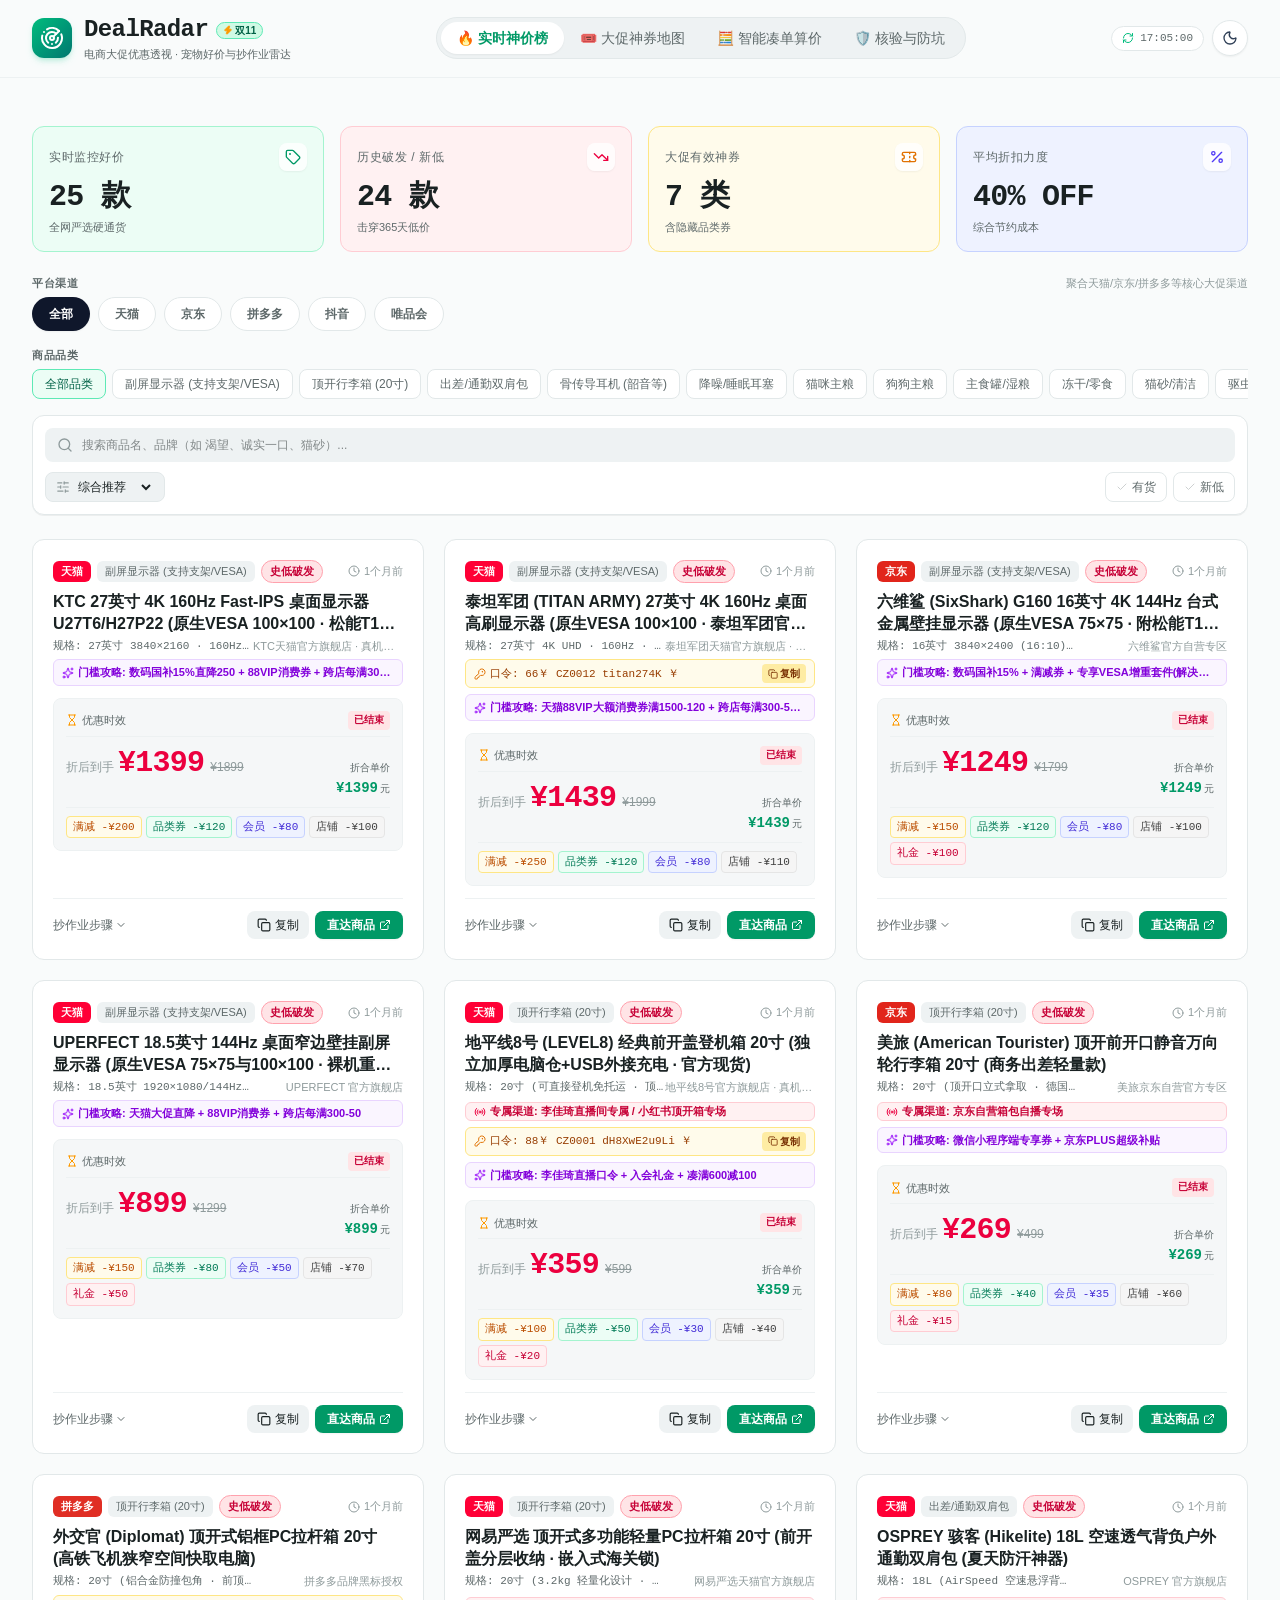
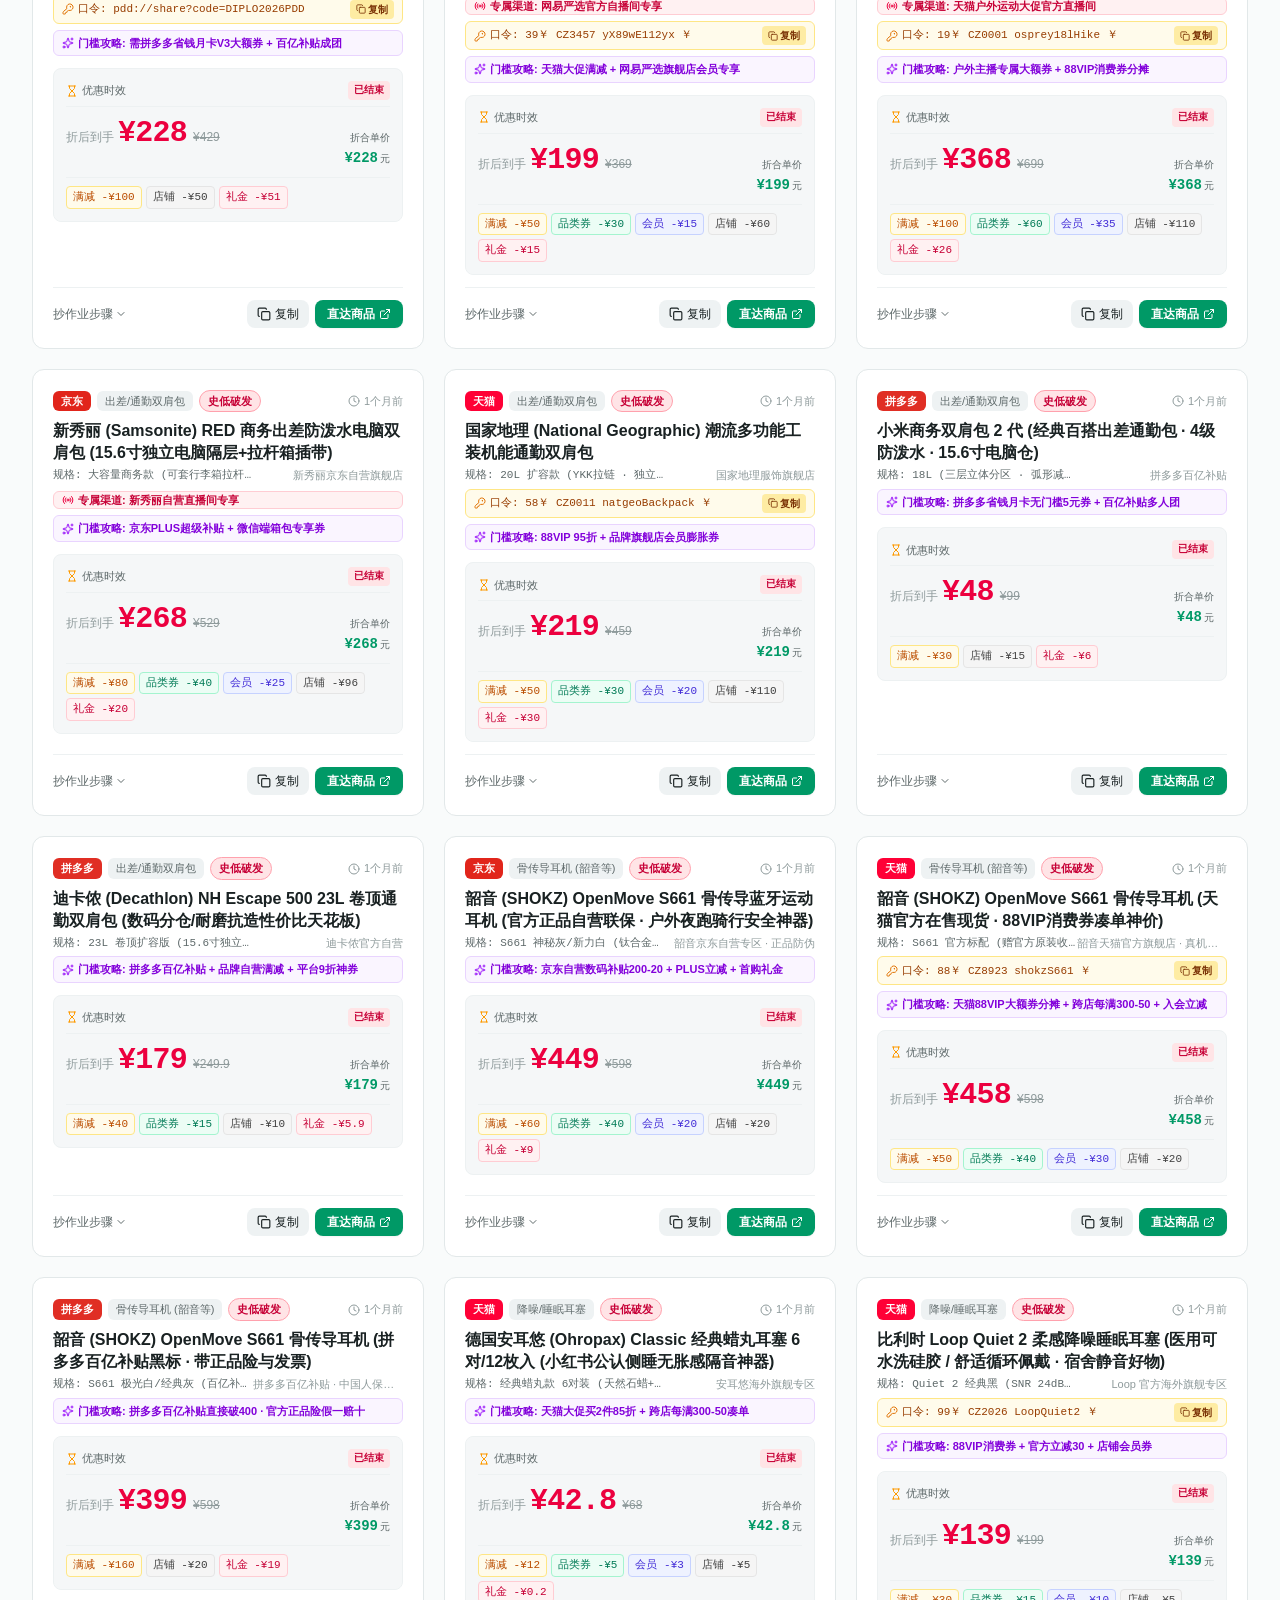
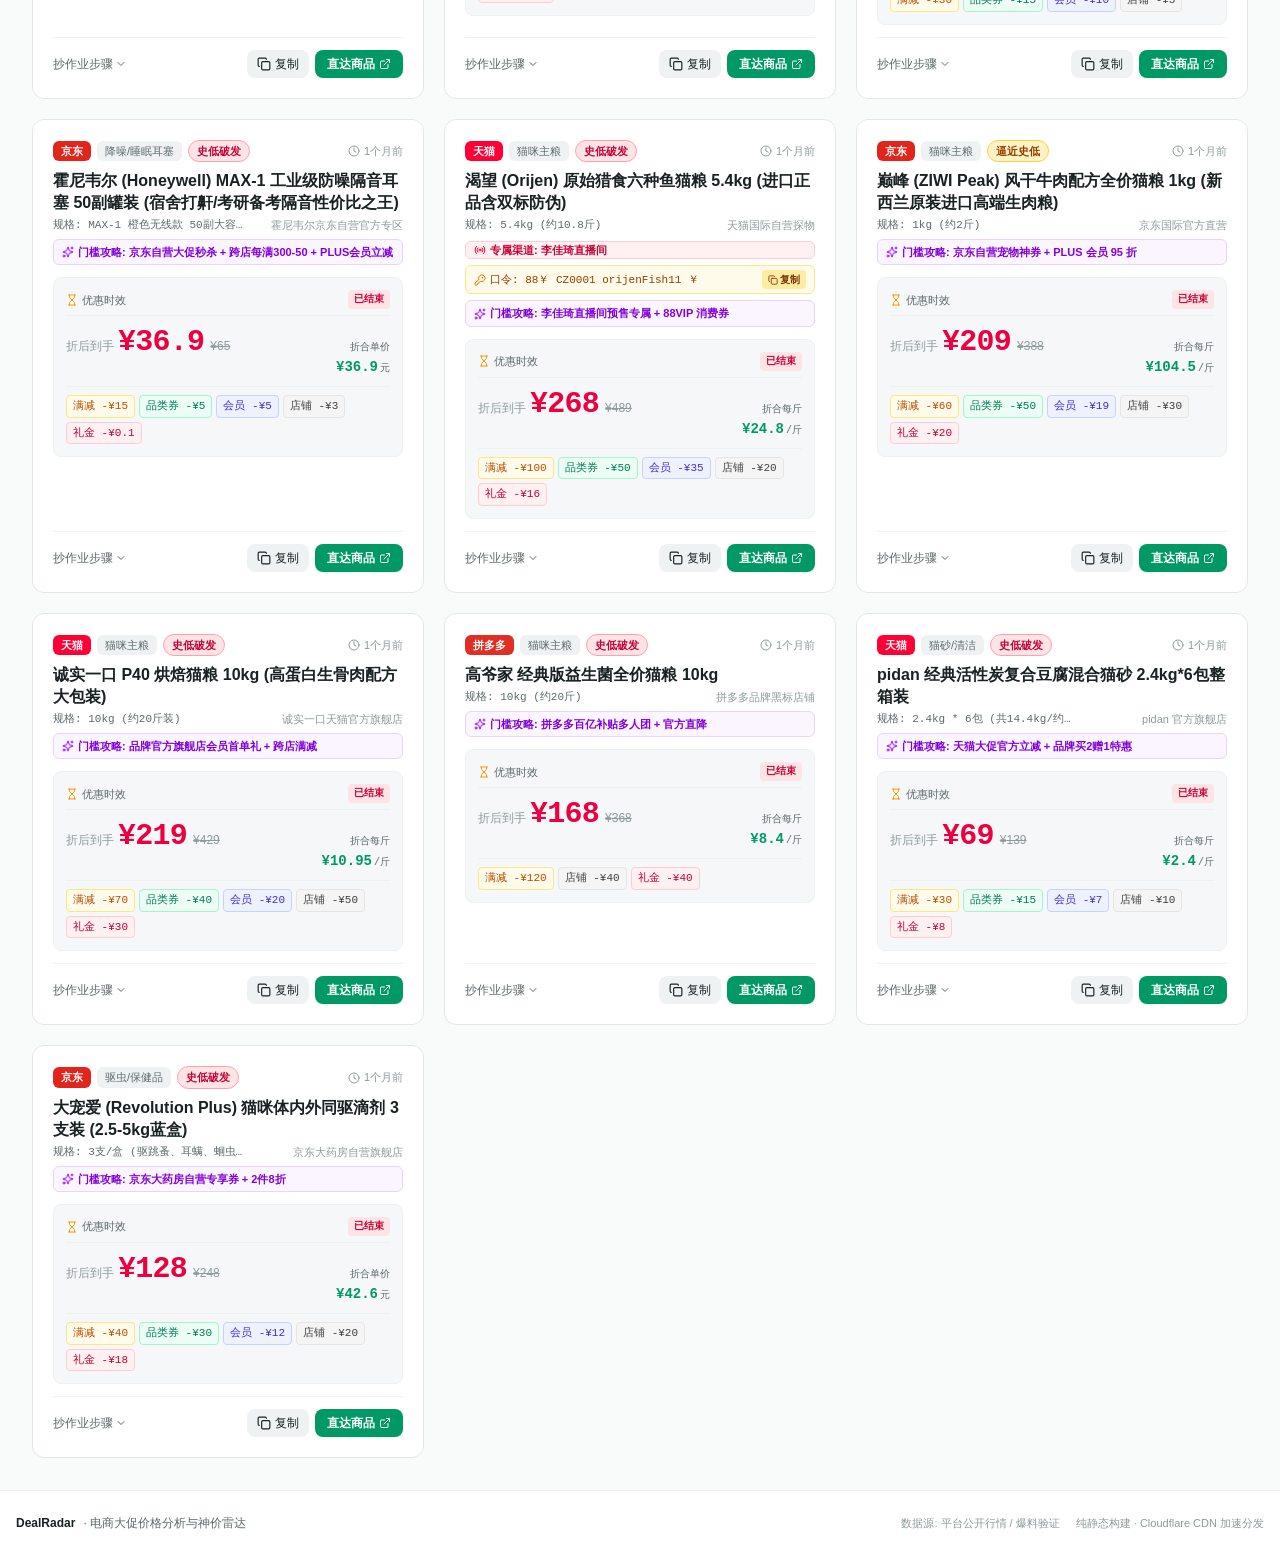
<file: pages/deal-radar/index.html>
<!DOCTYPE html>
<html lang="zh-CN">
  <head>
    <meta charset="UTF-8" />
    <meta name="viewport" content="width=device-width, initial-scale=1.0, maximum-scale=1.0, user-scalable=no, viewport-fit=cover" />
    <meta name="apple-mobile-web-app-capable" content="yes" />
    <meta name="apple-mobile-web-app-status-bar-style" content="default" />
    <meta name="format-detection" content="telephone=no" />
    <meta http-equiv="Cache-Control" content="no-cache, no-store, must-revalidate" />
    <meta http-equiv="Pragma" content="no-cache" />
    <meta http-equiv="Expires" content="0" />
    <title>DealRadar | 电商大促价格分析与神价雷达</title>
    <meta name="description" content="双十一电商促销规则叠加透视、大额优惠券与隐藏入口直达、宠物好价实时抄作业雷达。" />
    <link rel="icon" type="image/svg+xml" href="data:image/svg+xml,<svg xmlns='http://www.w3.org/2000/svg' viewBox='0 0 24 24' fill='none' stroke='%23059669' stroke-width='2' stroke-linecap='round' stroke-linejoin='round'><circle cx='12' cy='12' r='10'/><path d='m4.93 4.93 4.24 4.24'/><path d='m14.83 9.17 4.24-4.24'/><path d='m14.83 14.83 4.24 4.24'/><path d='m9.17 14.83-4.24 4.24'/><circle cx='12' cy='12' r='4'/></svg>" />
    <script type="module" crossorigin src="./assets/index-O07xy2eG.js"></script>
    <link rel="stylesheet" crossorigin href="./assets/index-CPe00aYv.css">
  </head>
  <body class="min-h-screen">
    <div id="root"></div>
  </body>
</html>
</file>
<file: pages/deal-radar/assets/index-CPe00aYv.css>
/*! tailwindcss v4.3.3 | MIT License | https://tailwindcss.com */
@layer properties{@supports (((-webkit-hyphens:none)) and (not (margin-trim:inline))) or ((-moz-orient:inline) and (not (color:rgb(from red r g b)))){*,:before,:after,::backdrop{--tw-translate-x:0;--tw-translate-y:0;--tw-translate-z:0;--tw-scale-x:1;--tw-scale-y:1;--tw-scale-z:1;--tw-space-y-reverse:0;--tw-border-style:solid;--tw-gradient-position:initial;--tw-gradient-from:#0000;--tw-gradient-via:#0000;--tw-gradient-to:#0000;--tw-gradient-stops:initial;--tw-gradient-via-stops:initial;--tw-gradient-from-position:0%;--tw-gradient-via-position:50%;--tw-gradient-to-position:100%;--tw-leading:initial;--tw-font-weight:initial;--tw-tracking:initial;--tw-shadow:0 0 #0000;--tw-shadow-color:initial;--tw-shadow-alpha:100%;--tw-inset-shadow:0 0 #0000;--tw-inset-shadow-color:initial;--tw-inset-shadow-alpha:100%;--tw-ring-color:initial;--tw-ring-shadow:0 0 #0000;--tw-inset-ring-color:initial;--tw-inset-ring-shadow:0 0 #0000;--tw-ring-inset:initial;--tw-ring-offset-width:0px;--tw-ring-offset-color:#fff;--tw-ring-offset-shadow:0 0 #0000;--tw-backdrop-blur:initial;--tw-backdrop-brightness:initial;--tw-backdrop-contrast:initial;--tw-backdrop-grayscale:initial;--tw-backdrop-hue-rotate:initial;--tw-backdrop-invert:initial;--tw-backdrop-opacity:initial;--tw-backdrop-saturate:initial;--tw-backdrop-sepia:initial;--tw-duration:initial}}}@layer theme{:root,:host{--font-sans:-apple-system, BlinkMacSystemFont, "Segoe UI", Roboto, "Helvetica Neue", "Noto Sans", Arial, sans-serif, "Apple Color Emoji", "Segoe UI Emoji", "Segoe UI Symbol", "Noto Color Emoji";--font-mono:ui-monospace, SFMono-Regular, Menlo, Monaco, Consolas, "Liberation Mono", "Courier New", monospace;--color-amber-50:oklch(98.7% .022 95.277);--color-amber-100:oklch(96.2% .059 95.617);--color-amber-200:oklch(92.4% .12 95.746);--color-amber-300:oklch(87.9% .169 91.605);--color-amber-400:oklch(82.8% .189 84.429);--color-amber-500:oklch(76.9% .188 70.08);--color-amber-600:oklch(66.6% .179 58.318);--color-amber-700:oklch(55.5% .163 48.998);--color-amber-800:oklch(47.3% .137 46.201);--color-amber-900:oklch(41.4% .112 45.904);--color-amber-950:oklch(27.9% .077 45.635);--color-emerald-50:oklch(97.9% .021 166.113);--color-emerald-100:oklch(95% .052 163.051);--color-emerald-200:oklch(90.5% .093 164.15);--color-emerald-300:oklch(84.5% .143 164.978);--color-emerald-400:oklch(76.5% .177 163.223);--color-emerald-500:oklch(69.6% .17 162.48);--color-emerald-600:oklch(59.6% .145 163.225);--color-emerald-700:oklch(50.8% .118 165.612);--color-emerald-800:oklch(43.2% .095 166.913);--color-emerald-900:oklch(37.8% .077 168.94);--color-emerald-950:oklch(26.2% .051 172.552);--color-teal-500:oklch(70.4% .14 182.503);--color-teal-700:oklch(51.1% .096 186.391);--color-indigo-50:oklch(96.2% .018 272.314);--color-indigo-100:oklch(93% .034 272.788);--color-indigo-200:oklch(87% .065 274.039);--color-indigo-300:oklch(78.5% .115 274.713);--color-indigo-400:oklch(67.3% .182 276.935);--color-indigo-500:oklch(58.5% .233 277.117);--color-indigo-600:oklch(51.1% .262 276.966);--color-indigo-700:oklch(45.7% .24 277.023);--color-indigo-800:oklch(39.8% .195 277.366);--color-indigo-900:oklch(35.9% .144 278.697);--color-indigo-950:oklch(25.7% .09 281.288);--color-purple-50:oklch(97.7% .014 308.299);--color-purple-200:oklch(90.2% .063 306.703);--color-purple-300:oklch(82.7% .119 306.383);--color-purple-400:oklch(71.4% .203 305.504);--color-purple-600:oklch(55.8% .288 302.321);--color-purple-700:oklch(49.6% .265 301.924);--color-purple-800:oklch(43.8% .218 303.724);--color-purple-950:oklch(29.1% .149 302.717);--color-rose-50:oklch(96.9% .015 12.422);--color-rose-100:oklch(94.1% .03 12.58);--color-rose-200:oklch(89.2% .058 10.001);--color-rose-300:oklch(81% .117 11.638);--color-rose-400:oklch(71.2% .194 13.428);--color-rose-500:oklch(64.5% .246 16.439);--color-rose-600:oklch(58.6% .253 17.585);--color-rose-700:oklch(51.4% .222 16.935);--color-rose-800:oklch(45.5% .188 13.697);--color-rose-900:oklch(41% .159 10.272);--color-rose-950:oklch(27.1% .105 12.094);--color-slate-700:oklch(37.2% .044 257.287);--color-slate-900:oklch(20.8% .042 265.755);--color-neutral-100:oklch(97% 0 none);--color-neutral-200:oklch(92.2% 0 none);--color-neutral-300:oklch(87% 0 none);--color-neutral-400:oklch(70.8% 0 none);--color-neutral-500:oklch(55.6% 0 none);--color-neutral-600:oklch(43.9% 0 none);--color-neutral-700:oklch(37.1% 0 none);--color-neutral-800:oklch(26.9% 0 none);--color-neutral-900:oklch(20.5% 0 none);--color-black:#000;--color-white:#fff;--spacing:.25rem;--text-xs:.75rem;--text-xs--line-height:calc(1 / .75);--text-sm:.875rem;--text-sm--line-height:calc(1.25 / .875);--text-base:1rem;--text-base--line-height:calc(1.5 / 1);--text-lg:1.125rem;--text-lg--line-height:calc(1.75 / 1.125);--text-xl:1.25rem;--text-xl--line-height:calc(1.75 / 1.25);--text-2xl:1.5rem;--text-2xl--line-height:calc(2 / 1.5);--text-3xl:1.875rem;--text-3xl--line-height:calc(2.25 / 1.875);--font-weight-normal:400;--font-weight-medium:500;--font-weight-semibold:600;--font-weight-bold:700;--font-weight-extrabold:800;--font-weight-black:900;--tracking-tight:-.025em;--tracking-wider:.05em;--leading-snug:1.375;--leading-relaxed:1.625;--radius-md:.375rem;--radius-lg:.5rem;--radius-xl:.75rem;--radius-2xl:1rem;--animate-pulse:pulse 2s cubic-bezier(.4, 0, .6, 1) infinite;--animate-bounce:bounce 1s infinite;--blur-sm:8px;--blur-xl:24px;--default-transition-duration:.15s;--default-transition-timing-function:cubic-bezier(.4, 0, .2, 1);--default-font-family:var(--font-sans);--default-mono-font-family:var(--font-mono)}}@layer base{*,:after,:before,::backdrop{box-sizing:border-box;border:0 solid;margin:0;padding:0}::file-selector-button{box-sizing:border-box;border:0 solid;margin:0;padding:0}html,:host{-webkit-text-size-adjust:100%;tab-size:4;line-height:1.5;font-family:var(--default-font-family,-apple-system, BlinkMacSystemFont, "Segoe UI", Roboto, "Helvetica Neue", "Noto Sans", Arial, sans-serif, "Apple Color Emoji", "Segoe UI Emoji", "Segoe UI Symbol", "Noto Color Emoji");font-feature-settings:var(--default-font-feature-settings,normal);font-variation-settings:var(--default-font-variation-settings,normal);-webkit-tap-highlight-color:transparent}hr{height:0;color:inherit;border-top-width:1px}abbr:where([title]){-webkit-text-decoration:underline dotted;text-decoration:underline dotted}h1,h2,h3,h4,h5,h6{font-size:inherit;font-weight:inherit}a{color:inherit;-webkit-text-decoration:inherit;-webkit-text-decoration:inherit;-webkit-text-decoration:inherit;-webkit-text-decoration:inherit;text-decoration:inherit}b,strong{font-weight:bolder}code,kbd,samp,pre{font-family:var(--default-mono-font-family,ui-monospace, SFMono-Regular, Menlo, Monaco, Consolas, "Liberation Mono", "Courier New", monospace);font-feature-settings:var(--default-mono-font-feature-settings,normal);font-variation-settings:var(--default-mono-font-variation-settings,normal);font-size:1em}small{font-size:80%}sub,sup{vertical-align:baseline;font-size:75%;line-height:0;position:relative}sub{bottom:-.25em}sup{top:-.5em}table{text-indent:0;border-color:inherit;border-collapse:collapse}:-moz-focusring:where(:not(iframe)){outline:auto}progress{vertical-align:baseline}summary{display:list-item}ol,ul,menu{list-style:none}img,svg,video,canvas,audio,iframe,embed,object{vertical-align:middle;display:block}img,video{max-width:100%;height:auto}button,input,select,optgroup,textarea{font:inherit;font-feature-settings:inherit;font-variation-settings:inherit;letter-spacing:inherit;color:inherit;opacity:1;background-color:#0000;border-radius:0}::file-selector-button{font:inherit;font-feature-settings:inherit;font-variation-settings:inherit;letter-spacing:inherit;color:inherit;opacity:1;background-color:#0000;border-radius:0}:where(select:is([multiple],[size])) optgroup{font-weight:bolder}:where(select:is([multiple],[size])) optgroup option{padding-inline-start:20px}::file-selector-button{margin-inline-end:4px}::placeholder{opacity:1}@supports (not ((-webkit-appearance:-apple-pay-button))) or (contain-intrinsic-size:1px){::placeholder{color:currentColor}@supports (color:color-mix(in lab, red, red)){::placeholder{color:color-mix(in oklab, currentcolor 50%, transparent)}}}textarea{resize:vertical}::-webkit-search-decoration{-webkit-appearance:none}::-webkit-date-and-time-value{min-height:1lh;text-align:inherit}::-webkit-datetime-edit{display:inline-flex}::-webkit-datetime-edit-fields-wrapper{padding:0}::-webkit-datetime-edit{padding-block:0}::-webkit-datetime-edit-year-field{padding-block:0}::-webkit-datetime-edit-month-field{padding-block:0}::-webkit-datetime-edit-day-field{padding-block:0}::-webkit-datetime-edit-hour-field{padding-block:0}::-webkit-datetime-edit-minute-field{padding-block:0}::-webkit-datetime-edit-second-field{padding-block:0}::-webkit-datetime-edit-millisecond-field{padding-block:0}::-webkit-datetime-edit-meridiem-field{padding-block:0}::-webkit-calendar-picker-indicator{line-height:1}:-moz-ui-invalid{box-shadow:none}button,input:where([type=button],[type=reset],[type=submit]){appearance:button}::file-selector-button{appearance:button}::-webkit-inner-spin-button{height:auto}::-webkit-outer-spin-button{height:auto}[hidden]:where(:not([hidden=until-found])){display:none!important}}@layer components;@layer utilities{.absolute{position:absolute}.fixed{position:fixed}.relative{position:relative}.static{position:static}.sticky{position:sticky}.top-0{top:0}.top-1\/2{top:50%}.top-2{top:calc(var(--spacing) * 2)}.right-0{right:0}.right-2{right:calc(var(--spacing) * 2)}.bottom-0{bottom:0}.left-0{left:0}.left-2{left:calc(var(--spacing) * 2)}.left-3{left:calc(var(--spacing) * 3)}.z-20{z-index:20}.z-40{z-index:40}.z-50{z-index:50}.-mx-3\.5{margin-inline:calc(var(--spacing) * -3.5)}.mx-auto{margin-inline:auto}.my-3{margin-block:calc(var(--spacing) * 3)}.mt-0\.5{margin-top:calc(var(--spacing) * .5)}.mt-1{margin-top:var(--spacing)}.mt-1\.5{margin-top:calc(var(--spacing) * 1.5)}.mt-2{margin-top:calc(var(--spacing) * 2)}.mt-2\.5{margin-top:calc(var(--spacing) * 2.5)}.mt-3{margin-top:calc(var(--spacing) * 3)}.mt-3\.5{margin-top:calc(var(--spacing) * 3.5)}.mt-6{margin-top:calc(var(--spacing) * 6)}.mt-auto{margin-top:auto}.mb-1{margin-bottom:var(--spacing)}.mb-1\.5{margin-bottom:calc(var(--spacing) * 1.5)}.mb-2{margin-bottom:calc(var(--spacing) * 2)}.mb-2\.5{margin-bottom:calc(var(--spacing) * 2.5)}.ml-0\.5{margin-left:calc(var(--spacing) * .5)}.ml-1{margin-left:var(--spacing)}.line-clamp-1{-webkit-line-clamp:1;-webkit-box-orient:vertical;display:-webkit-box;overflow:hidden}.line-clamp-2{-webkit-line-clamp:2;-webkit-box-orient:vertical;display:-webkit-box;overflow:hidden}.block{display:block}.flex{display:flex}.grid{display:grid}.hidden{display:none}.inline-flex{display:inline-flex}.h-0\.5{height:calc(var(--spacing) * .5)}.h-2\.5{height:calc(var(--spacing) * 2.5)}.h-3{height:calc(var(--spacing) * 3)}.h-3\.5{height:calc(var(--spacing) * 3.5)}.h-4{height:calc(var(--spacing) * 4)}.h-4\.5{height:calc(var(--spacing) * 4.5)}.h-5{height:calc(var(--spacing) * 5)}.h-8{height:calc(var(--spacing) * 8)}.h-9{height:calc(var(--spacing) * 9)}.h-14{height:calc(var(--spacing) * 14)}.min-h-screen{min-height:100vh}.w-2\.5{width:calc(var(--spacing) * 2.5)}.w-3{width:calc(var(--spacing) * 3)}.w-3\.5{width:calc(var(--spacing) * 3.5)}.w-4{width:calc(var(--spacing) * 4)}.w-4\.5{width:calc(var(--spacing) * 4.5)}.w-5{width:calc(var(--spacing) * 5)}.w-8{width:calc(var(--spacing) * 8)}.w-9{width:calc(var(--spacing) * 9)}.w-full{width:100%}.max-w-\[130px\]{max-width:130px}.max-w-\[200px\]{max-width:200px}.max-w-\[220px\]{max-width:220px}.max-w-\[1440px\]{max-width:1440px}.min-w-0{min-width:0}.flex-1{flex:1}.shrink-0{flex-shrink:0}.-translate-y-1\/2{--tw-translate-y:calc(calc(1 / 2 * 100%) * -1);translate:var(--tw-translate-x) var(--tw-translate-y)}.scale-100{--tw-scale-x:100%;--tw-scale-y:100%;--tw-scale-z:100%;scale:var(--tw-scale-x) var(--tw-scale-y)}.scale-110{--tw-scale-x:110%;--tw-scale-y:110%;--tw-scale-z:110%;scale:var(--tw-scale-x) var(--tw-scale-y)}.animate-\[spin_6s_linear_infinite\]{animation:6s linear infinite spin}.animate-bounce{animation:var(--animate-bounce)}.animate-pulse{animation:var(--animate-pulse)}.cursor-pointer{cursor:pointer}.scrollbar-none{scrollbar-width:none}.grid-cols-1{grid-template-columns:repeat(1,minmax(0,1fr))}.grid-cols-2{grid-template-columns:repeat(2,minmax(0,1fr))}.grid-cols-4{grid-template-columns:repeat(4,minmax(0,1fr))}.flex-col{flex-direction:column}.flex-wrap{flex-wrap:wrap}.items-baseline{align-items:baseline}.items-center{align-items:center}.items-start{align-items:flex-start}.justify-between{justify-content:space-between}.justify-center{justify-content:center}.gap-0\.5{gap:calc(var(--spacing) * .5)}.gap-1{gap:var(--spacing)}.gap-1\.5{gap:calc(var(--spacing) * 1.5)}.gap-2{gap:calc(var(--spacing) * 2)}.gap-2\.5{gap:calc(var(--spacing) * 2.5)}.gap-3{gap:calc(var(--spacing) * 3)}.gap-3\.5{gap:calc(var(--spacing) * 3.5)}.gap-4{gap:calc(var(--spacing) * 4)}:where(.space-y-1>:not(:last-child)){--tw-space-y-reverse:0;margin-block-start:calc(var(--spacing) * var(--tw-space-y-reverse));margin-block-end:calc(var(--spacing) * calc(1 - var(--tw-space-y-reverse)))}:where(.space-y-1\.5>:not(:last-child)){--tw-space-y-reverse:0;margin-block-start:calc(calc(var(--spacing) * 1.5) * var(--tw-space-y-reverse));margin-block-end:calc(calc(var(--spacing) * 1.5) * calc(1 - var(--tw-space-y-reverse)))}:where(.space-y-2>:not(:last-child)){--tw-space-y-reverse:0;margin-block-start:calc(calc(var(--spacing) * 2) * var(--tw-space-y-reverse));margin-block-end:calc(calc(var(--spacing) * 2) * calc(1 - var(--tw-space-y-reverse)))}:where(.space-y-2\.5>:not(:last-child)){--tw-space-y-reverse:0;margin-block-start:calc(calc(var(--spacing) * 2.5) * var(--tw-space-y-reverse));margin-block-end:calc(calc(var(--spacing) * 2.5) * calc(1 - var(--tw-space-y-reverse)))}:where(.space-y-3>:not(:last-child)){--tw-space-y-reverse:0;margin-block-start:calc(calc(var(--spacing) * 3) * var(--tw-space-y-reverse));margin-block-end:calc(calc(var(--spacing) * 3) * calc(1 - var(--tw-space-y-reverse)))}:where(.space-y-3\.5>:not(:last-child)){--tw-space-y-reverse:0;margin-block-start:calc(calc(var(--spacing) * 3.5) * var(--tw-space-y-reverse));margin-block-end:calc(calc(var(--spacing) * 3.5) * calc(1 - var(--tw-space-y-reverse)))}:where(.space-y-4>:not(:last-child)){--tw-space-y-reverse:0;margin-block-start:calc(calc(var(--spacing) * 4) * var(--tw-space-y-reverse));margin-block-end:calc(calc(var(--spacing) * 4) * calc(1 - var(--tw-space-y-reverse)))}:where(.space-y-6>:not(:last-child)){--tw-space-y-reverse:0;margin-block-start:calc(calc(var(--spacing) * 6) * var(--tw-space-y-reverse));margin-block-end:calc(calc(var(--spacing) * 6) * calc(1 - var(--tw-space-y-reverse)))}.truncate{text-overflow:ellipsis;white-space:nowrap;overflow:hidden}.overflow-hidden{overflow:hidden}.overflow-x-auto{overflow-x:auto}.rounded{border-radius:.25rem}.rounded-2xl{border-radius:var(--radius-2xl)}.rounded-full{border-radius:2147483647px}.rounded-lg{border-radius:var(--radius-lg)}.rounded-md{border-radius:var(--radius-md)}.rounded-xl{border-radius:var(--radius-xl)}.border{border-style:var(--tw-border-style);border-width:1px}.border-t{border-top-style:var(--tw-border-style);border-top-width:1px}.border-b{border-bottom-style:var(--tw-border-style);border-bottom-width:1px}.border-none{--tw-border-style:none;border-style:none}.border-\[var\(--color-border\)\]{border-color:var(--color-border)}.border-\[var\(--color-border-soft\)\]{border-color:var(--color-border-soft)}.border-amber-200{border-color:var(--color-amber-200)}.border-amber-300{border-color:var(--color-amber-300)}.border-emerald-200{border-color:var(--color-emerald-200)}.border-emerald-200\/60{border-color:#a4f4cf99}@supports (color:color-mix(in lab, red, red)){.border-emerald-200\/60{border-color:color-mix(in oklab, var(--color-emerald-200) 60%, transparent)}}.border-emerald-300{border-color:var(--color-emerald-300)}.border-emerald-500\/20{border-color:#00bb7f33}@supports (color:color-mix(in lab, red, red)){.border-emerald-500\/20{border-color:color-mix(in oklab, var(--color-emerald-500) 20%, transparent)}}.border-emerald-500\/50{border-color:#00bb7f80}@supports (color:color-mix(in lab, red, red)){.border-emerald-500\/50{border-color:color-mix(in oklab, var(--color-emerald-500) 50%, transparent)}}.border-emerald-600{border-color:var(--color-emerald-600)}.border-indigo-200{border-color:var(--color-indigo-200)}.border-neutral-200{border-color:var(--color-neutral-200)}.border-purple-200{border-color:var(--color-purple-200)}.border-rose-200{border-color:var(--color-rose-200)}.border-rose-300{border-color:var(--color-rose-300)}.border-rose-600{border-color:var(--color-rose-600)}.border-transparent{border-color:#0000}.bg-\[var\(--color-page\)\],.bg-\[var\(--color-page\)\]\/95{background-color:var(--color-page)}@supports (color:color-mix(in lab, red, red)){.bg-\[var\(--color-page\)\]\/95{background-color:color-mix(in oklab, var(--color-page) 95%, transparent)}}.bg-\[var\(--color-surface\)\],.bg-\[var\(--color-surface\)\]\/95{background-color:var(--color-surface)}@supports (color:color-mix(in lab, red, red)){.bg-\[var\(--color-surface\)\]\/95{background-color:color-mix(in oklab, var(--color-surface) 95%, transparent)}}.bg-\[var\(--color-surface-muted\)\],.bg-\[var\(--color-surface-muted\)\]\/40{background-color:var(--color-surface-muted)}@supports (color:color-mix(in lab, red, red)){.bg-\[var\(--color-surface-muted\)\]\/40{background-color:color-mix(in oklab, var(--color-surface-muted) 40%, transparent)}}.bg-\[var\(--color-surface-muted\)\]\/50{background-color:var(--color-surface-muted)}@supports (color:color-mix(in lab, red, red)){.bg-\[var\(--color-surface-muted\)\]\/50{background-color:color-mix(in oklab, var(--color-surface-muted) 50%, transparent)}}.bg-\[var\(--color-surface-muted\)\]\/60{background-color:var(--color-surface-muted)}@supports (color:color-mix(in lab, red, red)){.bg-\[var\(--color-surface-muted\)\]\/60{background-color:color-mix(in oklab, var(--color-surface-muted) 60%, transparent)}}.bg-amber-50{background-color:var(--color-amber-50)}.bg-amber-100{background-color:var(--color-amber-100)}.bg-amber-200\/70{background-color:#fee685b3}@supports (color:color-mix(in lab, red, red)){.bg-amber-200\/70{background-color:color-mix(in oklab, var(--color-amber-200) 70%, transparent)}}.bg-emerald-50{background-color:var(--color-emerald-50)}.bg-emerald-50\/50{background-color:#ecfdf580}@supports (color:color-mix(in lab, red, red)){.bg-emerald-50\/50{background-color:color-mix(in oklab, var(--color-emerald-50) 50%, transparent)}}.bg-emerald-100{background-color:var(--color-emerald-100)}.bg-emerald-200\/80{background-color:#a4f4cfcc}@supports (color:color-mix(in lab, red, red)){.bg-emerald-200\/80{background-color:color-mix(in oklab, var(--color-emerald-200) 80%, transparent)}}.bg-emerald-500{background-color:var(--color-emerald-500)}.bg-emerald-600{background-color:var(--color-emerald-600)}.bg-indigo-50{background-color:var(--color-indigo-50)}.bg-indigo-50\/60{background-color:#eef2ff99}@supports (color:color-mix(in lab, red, red)){.bg-indigo-50\/60{background-color:color-mix(in oklab, var(--color-indigo-50) 60%, transparent)}}.bg-indigo-100{background-color:var(--color-indigo-100)}.bg-neutral-100{background-color:var(--color-neutral-100)}.bg-neutral-200{background-color:var(--color-neutral-200)}.bg-neutral-900\/95{background-color:#171717f2}@supports (color:color-mix(in lab, red, red)){.bg-neutral-900\/95{background-color:color-mix(in oklab, var(--color-neutral-900) 95%, transparent)}}.bg-purple-50{background-color:var(--color-purple-50)}.bg-rose-50{background-color:var(--color-rose-50)}.bg-rose-100{background-color:var(--color-rose-100)}.bg-rose-600{background-color:var(--color-rose-600)}.bg-slate-900{background-color:var(--color-slate-900)}.bg-transparent{background-color:#0000}.bg-white{background-color:var(--color-white)}.bg-white\/80{background-color:#fffc}@supports (color:color-mix(in lab, red, red)){.bg-white\/80{background-color:color-mix(in oklab, var(--color-white) 80%, transparent)}}.bg-gradient-to-br{--tw-gradient-position:to bottom right in oklab;background-image:linear-gradient(var(--tw-gradient-stops))}.bg-gradient-to-r{--tw-gradient-position:to right in oklab;background-image:linear-gradient(var(--tw-gradient-stops))}.from-emerald-500{--tw-gradient-from:var(--color-emerald-500);--tw-gradient-stops:var(--tw-gradient-via-stops,var(--tw-gradient-position), var(--tw-gradient-from) var(--tw-gradient-from-position), var(--tw-gradient-to) var(--tw-gradient-to-position))}.from-emerald-500\/10{--tw-gradient-from:#00bb7f1a}@supports (color:color-mix(in lab, red, red)){.from-emerald-500\/10{--tw-gradient-from:color-mix(in oklab, var(--color-emerald-500) 10%, transparent)}}.from-emerald-500\/10{--tw-gradient-stops:var(--tw-gradient-via-stops,var(--tw-gradient-position), var(--tw-gradient-from) var(--tw-gradient-from-position), var(--tw-gradient-to) var(--tw-gradient-to-position))}.via-teal-500\/10{--tw-gradient-via:#00baa71a}@supports (color:color-mix(in lab, red, red)){.via-teal-500\/10{--tw-gradient-via:color-mix(in oklab, var(--color-teal-500) 10%, transparent)}}.via-teal-500\/10{--tw-gradient-via-stops:var(--tw-gradient-position), var(--tw-gradient-from) var(--tw-gradient-from-position), var(--tw-gradient-via) var(--tw-gradient-via-position), var(--tw-gradient-to) var(--tw-gradient-to-position);--tw-gradient-stops:var(--tw-gradient-via-stops)}.to-indigo-500\/10{--tw-gradient-to:#625fff1a}@supports (color:color-mix(in lab, red, red)){.to-indigo-500\/10{--tw-gradient-to:color-mix(in oklab, var(--color-indigo-500) 10%, transparent)}}.to-indigo-500\/10{--tw-gradient-stops:var(--tw-gradient-via-stops,var(--tw-gradient-position), var(--tw-gradient-from) var(--tw-gradient-from-position), var(--tw-gradient-to) var(--tw-gradient-to-position))}.to-teal-700{--tw-gradient-to:var(--color-teal-700);--tw-gradient-stops:var(--tw-gradient-via-stops,var(--tw-gradient-position), var(--tw-gradient-from) var(--tw-gradient-from-position), var(--tw-gradient-to) var(--tw-gradient-to-position))}.fill-amber-500{fill:var(--color-amber-500)}.p-1{padding:var(--spacing)}.p-1\.5{padding:calc(var(--spacing) * 1.5)}.p-2{padding:calc(var(--spacing) * 2)}.p-2\.5{padding:calc(var(--spacing) * 2.5)}.p-3{padding:calc(var(--spacing) * 3)}.p-3\.5{padding:calc(var(--spacing) * 3.5)}.p-4{padding:calc(var(--spacing) * 4)}.p-5{padding:calc(var(--spacing) * 5)}.px-1{padding-inline:var(--spacing)}.px-1\.5{padding-inline:calc(var(--spacing) * 1.5)}.px-2{padding-inline:calc(var(--spacing) * 2)}.px-2\.5{padding-inline:calc(var(--spacing) * 2.5)}.px-3{padding-inline:calc(var(--spacing) * 3)}.px-3\.5{padding-inline:calc(var(--spacing) * 3.5)}.px-4{padding-inline:calc(var(--spacing) * 4)}.py-0\.5{padding-block:calc(var(--spacing) * .5)}.py-1{padding-block:var(--spacing)}.py-1\.5{padding-block:calc(var(--spacing) * 1.5)}.py-2{padding-block:calc(var(--spacing) * 2)}.py-2\.5{padding-block:calc(var(--spacing) * 2.5)}.py-3{padding-block:calc(var(--spacing) * 3)}.py-6{padding-block:calc(var(--spacing) * 6)}.py-12{padding-block:calc(var(--spacing) * 12)}.pt-1\.5{padding-top:calc(var(--spacing) * 1.5)}.pt-2\.5{padding-top:calc(var(--spacing) * 2.5)}.pt-3{padding-top:calc(var(--spacing) * 3)}.pr-4{padding-right:calc(var(--spacing) * 4)}.pb-0\.5{padding-bottom:calc(var(--spacing) * .5)}.pb-1{padding-bottom:var(--spacing)}.pb-1\.5{padding-bottom:calc(var(--spacing) * 1.5)}.pb-20{padding-bottom:calc(var(--spacing) * 20)}.pb-24{padding-bottom:calc(var(--spacing) * 24)}.pb-\[env\(safe-area-inset-bottom\)\]{padding-bottom:env(safe-area-inset-bottom)}.pl-9{padding-left:calc(var(--spacing) * 9)}.text-center{text-align:center}.text-right{text-align:right}.font-mono{font-family:var(--font-mono)}.text-2xl{font-size:var(--text-2xl);line-height:var(--tw-leading,var(--text-2xl--line-height))}.text-base{font-size:var(--text-base);line-height:var(--tw-leading,var(--text-base--line-height))}.text-lg{font-size:var(--text-lg);line-height:var(--tw-leading,var(--text-lg--line-height))}.text-sm{font-size:var(--text-sm);line-height:var(--tw-leading,var(--text-sm--line-height))}.text-xl{font-size:var(--text-xl);line-height:var(--tw-leading,var(--text-xl--line-height))}.text-xs{font-size:var(--text-xs);line-height:var(--tw-leading,var(--text-xs--line-height))}.text-\[9px\]{font-size:9px}.text-\[10px\]{font-size:10px}.text-\[11px\]{font-size:11px}.leading-none{--tw-leading:1;line-height:1}.leading-relaxed{--tw-leading:var(--leading-relaxed);line-height:var(--leading-relaxed)}.leading-snug{--tw-leading:var(--leading-snug);line-height:var(--leading-snug)}.font-black{--tw-font-weight:var(--font-weight-black);font-weight:var(--font-weight-black)}.font-bold{--tw-font-weight:var(--font-weight-bold);font-weight:var(--font-weight-bold)}.font-extrabold{--tw-font-weight:var(--font-weight-extrabold);font-weight:var(--font-weight-extrabold)}.font-medium{--tw-font-weight:var(--font-weight-medium);font-weight:var(--font-weight-medium)}.font-normal{--tw-font-weight:var(--font-weight-normal);font-weight:var(--font-weight-normal)}.font-semibold{--tw-font-weight:var(--font-weight-semibold);font-weight:var(--font-weight-semibold)}.tracking-tight{--tw-tracking:var(--tracking-tight);letter-spacing:var(--tracking-tight)}.tracking-wider{--tw-tracking:var(--tracking-wider);letter-spacing:var(--tracking-wider)}.whitespace-nowrap{white-space:nowrap}.text-\[var\(--color-text-muted\)\]{color:var(--color-text-muted)}.text-\[var\(--color-text-primary\)\]{color:var(--color-text-primary)}.text-\[var\(--color-text-soft\)\]{color:var(--color-text-soft)}.text-amber-400{color:var(--color-amber-400)}.text-amber-500{color:var(--color-amber-500)}.text-amber-600{color:var(--color-amber-600)}.text-amber-700{color:var(--color-amber-700)}.text-amber-800{color:var(--color-amber-800)}.text-amber-900{color:var(--color-amber-900)}.text-emerald-500{color:var(--color-emerald-500)}.text-emerald-600{color:var(--color-emerald-600)}.text-emerald-700{color:var(--color-emerald-700)}.text-emerald-800{color:var(--color-emerald-800)}.text-indigo-600{color:var(--color-indigo-600)}.text-indigo-700{color:var(--color-indigo-700)}.text-neutral-400{color:var(--color-neutral-400)}.text-neutral-500{color:var(--color-neutral-500)}.text-neutral-600{color:var(--color-neutral-600)}.text-neutral-700{color:var(--color-neutral-700)}.text-purple-600{color:var(--color-purple-600)}.text-purple-700{color:var(--color-purple-700)}.text-rose-500{color:var(--color-rose-500)}.text-rose-600{color:var(--color-rose-600)}.text-rose-700{color:var(--color-rose-700)}.text-slate-700{color:var(--color-slate-700)}.text-white{color:var(--color-white)}.uppercase{text-transform:uppercase}.line-through{text-decoration-line:line-through}.opacity-30{opacity:.3}.opacity-60{opacity:.6}.opacity-100{opacity:1}.shadow-2xs{--tw-shadow:0 1px var(--tw-shadow-color,#0000000d);box-shadow:var(--tw-inset-shadow), var(--tw-inset-ring-shadow), var(--tw-ring-offset-shadow), var(--tw-ring-shadow), var(--tw-shadow)}.shadow-\[0_-4px_20px_rgba\(0\,0\,0\,0\.06\)\]{--tw-shadow:0 -4px 20px var(--tw-shadow-color,#0000000f);box-shadow:var(--tw-inset-shadow), var(--tw-inset-ring-shadow), var(--tw-ring-offset-shadow), var(--tw-ring-shadow), var(--tw-shadow)}.shadow-lg{--tw-shadow:0 10px 15px -3px var(--tw-shadow-color,#0000001a), 0 4px 6px -4px var(--tw-shadow-color,#0000001a);box-shadow:var(--tw-inset-shadow), var(--tw-inset-ring-shadow), var(--tw-ring-offset-shadow), var(--tw-ring-shadow), var(--tw-shadow)}.shadow-md{--tw-shadow:0 4px 6px -1px var(--tw-shadow-color,#0000001a), 0 2px 4px -2px var(--tw-shadow-color,#0000001a);box-shadow:var(--tw-inset-shadow), var(--tw-inset-ring-shadow), var(--tw-ring-offset-shadow), var(--tw-ring-shadow), var(--tw-shadow)}.shadow-xs{--tw-shadow:0 1px 2px 0 var(--tw-shadow-color,#0000000d);box-shadow:var(--tw-inset-shadow), var(--tw-inset-ring-shadow), var(--tw-ring-offset-shadow), var(--tw-ring-shadow), var(--tw-shadow)}.shadow-emerald-500\/20{--tw-shadow-color:#00bb7f33}@supports (color:color-mix(in lab, red, red)){.shadow-emerald-500\/20{--tw-shadow-color:color-mix(in oklab, color-mix(in oklab, var(--color-emerald-500) 20%, transparent) var(--tw-shadow-alpha), transparent)}}.backdrop-blur-sm{--tw-backdrop-blur:blur(var(--blur-sm));-webkit-backdrop-filter:var(--tw-backdrop-blur,) var(--tw-backdrop-brightness,) var(--tw-backdrop-contrast,) var(--tw-backdrop-grayscale,) var(--tw-backdrop-hue-rotate,) var(--tw-backdrop-invert,) var(--tw-backdrop-opacity,) var(--tw-backdrop-saturate,) var(--tw-backdrop-sepia,);backdrop-filter:var(--tw-backdrop-blur,) var(--tw-backdrop-brightness,) var(--tw-backdrop-contrast,) var(--tw-backdrop-grayscale,) var(--tw-backdrop-hue-rotate,) var(--tw-backdrop-invert,) var(--tw-backdrop-opacity,) var(--tw-backdrop-saturate,) var(--tw-backdrop-sepia,)}.backdrop-blur-xl{--tw-backdrop-blur:blur(var(--blur-xl));-webkit-backdrop-filter:var(--tw-backdrop-blur,) var(--tw-backdrop-brightness,) var(--tw-backdrop-contrast,) var(--tw-backdrop-grayscale,) var(--tw-backdrop-hue-rotate,) var(--tw-backdrop-invert,) var(--tw-backdrop-opacity,) var(--tw-backdrop-saturate,) var(--tw-backdrop-sepia,);backdrop-filter:var(--tw-backdrop-blur,) var(--tw-backdrop-brightness,) var(--tw-backdrop-contrast,) var(--tw-backdrop-grayscale,) var(--tw-backdrop-hue-rotate,) var(--tw-backdrop-invert,) var(--tw-backdrop-opacity,) var(--tw-backdrop-saturate,) var(--tw-backdrop-sepia,)}.transition{transition-property:color,background-color,border-color,outline-color,text-decoration-color,fill,stroke,--tw-gradient-from,--tw-gradient-via,--tw-gradient-to,opacity,box-shadow,transform,translate,scale,rotate,filter,-webkit-backdrop-filter,backdrop-filter,display,content-visibility,overlay,pointer-events;transition-timing-function:var(--tw-ease,var(--default-transition-timing-function));transition-duration:var(--tw-duration,var(--default-transition-duration))}.transition-all{transition-property:all;transition-timing-function:var(--tw-ease,var(--default-transition-timing-function));transition-duration:var(--tw-duration,var(--default-transition-duration))}.transition-colors{transition-property:color,background-color,border-color,outline-color,text-decoration-color,fill,stroke,--tw-gradient-from,--tw-gradient-via,--tw-gradient-to;transition-timing-function:var(--tw-ease,var(--default-transition-timing-function));transition-duration:var(--tw-duration,var(--default-transition-duration))}.transition-transform{transition-property:transform,translate,scale,rotate;transition-timing-function:var(--tw-ease,var(--default-transition-timing-function));transition-duration:var(--tw-duration,var(--default-transition-duration))}.duration-200{--tw-duration:.2s;transition-duration:.2s}.outline-none{--tw-outline-style:none;outline-style:none}@media (hover:hover){.group-hover\:text-emerald-600:is(:where(.group):hover *){color:var(--color-emerald-600)}.hover\:-translate-y-0\.5:hover{--tw-translate-y:calc(var(--spacing) * -.5);translate:var(--tw-translate-x) var(--tw-translate-y)}.hover\:border-emerald-500\/40:hover{border-color:#00bb7f66}@supports (color:color-mix(in lab, red, red)){.hover\:border-emerald-500\/40:hover{border-color:color-mix(in oklab, var(--color-emerald-500) 40%, transparent)}}.hover\:bg-\[var\(--color-border\)\]:hover{background-color:var(--color-border)}.hover\:bg-\[var\(--color-surface-hover\)\]:hover{background-color:var(--color-surface-hover)}.hover\:bg-amber-300:hover{background-color:var(--color-amber-300)}.hover\:bg-emerald-700:hover{background-color:var(--color-emerald-700)}.hover\:text-\[var\(--color-text-primary\)\]:hover{color:var(--color-text-primary)}.hover\:text-emerald-600:hover{color:var(--color-emerald-600)}.hover\:text-white:hover{color:var(--color-white)}.hover\:shadow-md:hover{--tw-shadow:0 4px 6px -1px var(--tw-shadow-color,#0000001a), 0 2px 4px -2px var(--tw-shadow-color,#0000001a);box-shadow:var(--tw-inset-shadow), var(--tw-inset-ring-shadow), var(--tw-ring-offset-shadow), var(--tw-ring-shadow), var(--tw-shadow)}}.focus\:border-emerald-500:focus{border-color:var(--color-emerald-500)}.focus\:border-indigo-500:focus{border-color:var(--color-indigo-500)}.focus\:bg-\[var\(--color-surface\)\]:focus{background-color:var(--color-surface)}.active\:scale-95:active{--tw-scale-x:95%;--tw-scale-y:95%;--tw-scale-z:95%;scale:var(--tw-scale-x) var(--tw-scale-y)}@media (width>=40rem){.sm\:mx-0{margin-inline:0}.sm\:my-6{margin-block:calc(var(--spacing) * 6)}.sm\:mt-3{margin-top:calc(var(--spacing) * 3)}.sm\:flex{display:flex}.sm\:inline{display:inline}.sm\:h-5{height:calc(var(--spacing) * 5)}.sm\:h-6{height:calc(var(--spacing) * 6)}.sm\:h-9{height:calc(var(--spacing) * 9)}.sm\:h-10{height:calc(var(--spacing) * 10)}.sm\:w-5{width:calc(var(--spacing) * 5)}.sm\:w-6{width:calc(var(--spacing) * 6)}.sm\:w-9{width:calc(var(--spacing) * 9)}.sm\:w-10{width:calc(var(--spacing) * 10)}.sm\:max-w-\[150px\]{max-width:150px}.sm\:grid-cols-2{grid-template-columns:repeat(2,minmax(0,1fr))}.sm\:flex-row{flex-direction:row}.sm\:gap-1\.5{gap:calc(var(--spacing) * 1.5)}.sm\:gap-2{gap:calc(var(--spacing) * 2)}.sm\:gap-3{gap:calc(var(--spacing) * 3)}.sm\:gap-4{gap:calc(var(--spacing) * 4)}.sm\:gap-5{gap:calc(var(--spacing) * 5)}.sm\:gap-6{gap:calc(var(--spacing) * 6)}:where(.sm\:space-y-2>:not(:last-child)){--tw-space-y-reverse:0;margin-block-start:calc(calc(var(--spacing) * 2) * var(--tw-space-y-reverse));margin-block-end:calc(calc(var(--spacing) * 2) * calc(1 - var(--tw-space-y-reverse)))}:where(.sm\:space-y-4>:not(:last-child)){--tw-space-y-reverse:0;margin-block-start:calc(calc(var(--spacing) * 4) * var(--tw-space-y-reverse));margin-block-end:calc(calc(var(--spacing) * 4) * calc(1 - var(--tw-space-y-reverse)))}:where(.sm\:space-y-5>:not(:last-child)){--tw-space-y-reverse:0;margin-block-start:calc(calc(var(--spacing) * 5) * var(--tw-space-y-reverse));margin-block-end:calc(calc(var(--spacing) * 5) * calc(1 - var(--tw-space-y-reverse)))}:where(.sm\:space-y-6>:not(:last-child)){--tw-space-y-reverse:0;margin-block-start:calc(calc(var(--spacing) * 6) * var(--tw-space-y-reverse));margin-block-end:calc(calc(var(--spacing) * 6) * calc(1 - var(--tw-space-y-reverse)))}.sm\:p-2{padding:calc(var(--spacing) * 2)}.sm\:p-2\.5{padding:calc(var(--spacing) * 2.5)}.sm\:p-3{padding:calc(var(--spacing) * 3)}.sm\:p-4{padding:calc(var(--spacing) * 4)}.sm\:p-5{padding:calc(var(--spacing) * 5)}.sm\:px-0{padding-inline:0}.sm\:px-1\.5{padding-inline:calc(var(--spacing) * 1.5)}.sm\:px-2{padding-inline:calc(var(--spacing) * 2)}.sm\:px-4{padding-inline:calc(var(--spacing) * 4)}.sm\:px-8{padding-inline:calc(var(--spacing) * 8)}.sm\:py-0\.5{padding-block:calc(var(--spacing) * .5)}.sm\:py-2{padding-block:calc(var(--spacing) * 2)}.sm\:py-3\.5{padding-block:calc(var(--spacing) * 3.5)}.sm\:py-6{padding-block:calc(var(--spacing) * 6)}.sm\:py-16{padding-block:calc(var(--spacing) * 16)}.sm\:pt-2{padding-top:calc(var(--spacing) * 2)}.sm\:pt-3{padding-top:calc(var(--spacing) * 3)}.sm\:text-2xl{font-size:var(--text-2xl);line-height:var(--tw-leading,var(--text-2xl--line-height))}.sm\:text-3xl{font-size:var(--text-3xl);line-height:var(--tw-leading,var(--text-3xl--line-height))}.sm\:text-base{font-size:var(--text-base);line-height:var(--tw-leading,var(--text-base--line-height))}.sm\:text-lg{font-size:var(--text-lg);line-height:var(--tw-leading,var(--text-lg--line-height))}.sm\:text-sm{font-size:var(--text-sm);line-height:var(--tw-leading,var(--text-sm--line-height))}.sm\:text-xl{font-size:var(--text-xl);line-height:var(--tw-leading,var(--text-xl--line-height))}.sm\:text-xs{font-size:var(--text-xs);line-height:var(--tw-leading,var(--text-xs--line-height))}.sm\:text-\[10px\]{font-size:10px}.sm\:text-\[11px\]{font-size:11px}}@media (width>=48rem){.md\:block{display:block}.md\:flex{display:flex}.md\:grid{display:grid}.md\:hidden{display:none}.md\:grid-cols-2{grid-template-columns:repeat(2,minmax(0,1fr))}.md\:grid-cols-3{grid-template-columns:repeat(3,minmax(0,1fr))}.md\:flex-row{flex-direction:row}.md\:items-center{align-items:center}.md\:pb-8{padding-bottom:calc(var(--spacing) * 8)}}@media (width>=64rem){.lg\:col-span-5{grid-column:span 5/span 5}.lg\:col-span-7{grid-column:span 7/span 7}.lg\:grid-cols-3{grid-template-columns:repeat(3,minmax(0,1fr))}.lg\:grid-cols-12{grid-template-columns:repeat(12,minmax(0,1fr))}}@media (prefers-color-scheme:dark){.dark\:border-amber-800{border-color:var(--color-amber-800)}.dark\:border-amber-800\/40{border-color:#953d0066}@supports (color:color-mix(in lab, red, red)){.dark\:border-amber-800\/40{border-color:color-mix(in oklab, var(--color-amber-800) 40%, transparent)}}.dark\:border-amber-800\/50{border-color:#953d0080}@supports (color:color-mix(in lab, red, red)){.dark\:border-amber-800\/50{border-color:color-mix(in oklab, var(--color-amber-800) 50%, transparent)}}.dark\:border-amber-900{border-color:var(--color-amber-900)}.dark\:border-emerald-700{border-color:var(--color-emerald-700)}.dark\:border-emerald-800{border-color:var(--color-emerald-800)}.dark\:border-emerald-800\/40{border-color:#005f4666}@supports (color:color-mix(in lab, red, red)){.dark\:border-emerald-800\/40{border-color:color-mix(in oklab, var(--color-emerald-800) 40%, transparent)}}.dark\:border-emerald-900{border-color:var(--color-emerald-900)}.dark\:border-indigo-800\/40{border-color:#372aac66}@supports (color:color-mix(in lab, red, red)){.dark\:border-indigo-800\/40{border-color:color-mix(in oklab, var(--color-indigo-800) 40%, transparent)}}.dark\:border-indigo-900{border-color:var(--color-indigo-900)}.dark\:border-neutral-700{border-color:var(--color-neutral-700)}.dark\:border-purple-800\/50{border-color:#6e11b080}@supports (color:color-mix(in lab, red, red)){.dark\:border-purple-800\/50{border-color:color-mix(in oklab, var(--color-purple-800) 50%, transparent)}}.dark\:border-rose-800{border-color:var(--color-rose-800)}.dark\:border-rose-800\/40{border-color:#a3003766}@supports (color:color-mix(in lab, red, red)){.dark\:border-rose-800\/40{border-color:color-mix(in oklab, var(--color-rose-800) 40%, transparent)}}.dark\:border-rose-800\/50{border-color:#a3003780}@supports (color:color-mix(in lab, red, red)){.dark\:border-rose-800\/50{border-color:color-mix(in oklab, var(--color-rose-800) 50%, transparent)}}.dark\:border-rose-900{border-color:var(--color-rose-900)}.dark\:bg-\[\#1a2325\]{background-color:#1a2325}.dark\:bg-amber-900{background-color:var(--color-amber-900)}.dark\:bg-amber-950{background-color:var(--color-amber-950)}.dark\:bg-amber-950\/30{background-color:#4619014d}@supports (color:color-mix(in lab, red, red)){.dark\:bg-amber-950\/30{background-color:color-mix(in oklab, var(--color-amber-950) 30%, transparent)}}.dark\:bg-amber-950\/40{background-color:#46190166}@supports (color:color-mix(in lab, red, red)){.dark\:bg-amber-950\/40{background-color:color-mix(in oklab, var(--color-amber-950) 40%, transparent)}}.dark\:bg-amber-950\/60{background-color:#46190199}@supports (color:color-mix(in lab, red, red)){.dark\:bg-amber-950\/60{background-color:color-mix(in oklab, var(--color-amber-950) 60%, transparent)}}.dark\:bg-black\/30{background-color:#0000004d}@supports (color:color-mix(in lab, red, red)){.dark\:bg-black\/30{background-color:color-mix(in oklab, var(--color-black) 30%, transparent)}}.dark\:bg-black\/40{background-color:#0006}@supports (color:color-mix(in lab, red, red)){.dark\:bg-black\/40{background-color:color-mix(in oklab, var(--color-black) 40%, transparent)}}.dark\:bg-emerald-600{background-color:var(--color-emerald-600)}.dark\:bg-emerald-900{background-color:var(--color-emerald-900)}.dark\:bg-emerald-950{background-color:var(--color-emerald-950)}.dark\:bg-emerald-950\/20{background-color:#002c2233}@supports (color:color-mix(in lab, red, red)){.dark\:bg-emerald-950\/20{background-color:color-mix(in oklab, var(--color-emerald-950) 20%, transparent)}}.dark\:bg-emerald-950\/30{background-color:#002c224d}@supports (color:color-mix(in lab, red, red)){.dark\:bg-emerald-950\/30{background-color:color-mix(in oklab, var(--color-emerald-950) 30%, transparent)}}.dark\:bg-emerald-950\/40{background-color:#002c2266}@supports (color:color-mix(in lab, red, red)){.dark\:bg-emerald-950\/40{background-color:color-mix(in oklab, var(--color-emerald-950) 40%, transparent)}}.dark\:bg-emerald-950\/60{background-color:#002c2299}@supports (color:color-mix(in lab, red, red)){.dark\:bg-emerald-950\/60{background-color:color-mix(in oklab, var(--color-emerald-950) 60%, transparent)}}.dark\:bg-indigo-950\/30{background-color:#1e1a4d4d}@supports (color:color-mix(in lab, red, red)){.dark\:bg-indigo-950\/30{background-color:color-mix(in oklab, var(--color-indigo-950) 30%, transparent)}}.dark\:bg-indigo-950\/40{background-color:#1e1a4d66}@supports (color:color-mix(in lab, red, red)){.dark\:bg-indigo-950\/40{background-color:color-mix(in oklab, var(--color-indigo-950) 40%, transparent)}}.dark\:bg-indigo-950\/60{background-color:#1e1a4d99}@supports (color:color-mix(in lab, red, red)){.dark\:bg-indigo-950\/60{background-color:color-mix(in oklab, var(--color-indigo-950) 60%, transparent)}}.dark\:bg-neutral-800{background-color:var(--color-neutral-800)}.dark\:bg-purple-950\/40{background-color:#3c036666}@supports (color:color-mix(in lab, red, red)){.dark\:bg-purple-950\/40{background-color:color-mix(in oklab, var(--color-purple-950) 40%, transparent)}}.dark\:bg-rose-950{background-color:var(--color-rose-950)}.dark\:bg-rose-950\/40{background-color:#4d021866}@supports (color:color-mix(in lab, red, red)){.dark\:bg-rose-950\/40{background-color:color-mix(in oklab, var(--color-rose-950) 40%, transparent)}}.dark\:bg-rose-950\/60{background-color:#4d021899}@supports (color:color-mix(in lab, red, red)){.dark\:bg-rose-950\/60{background-color:color-mix(in oklab, var(--color-rose-950) 60%, transparent)}}.dark\:text-amber-100{color:var(--color-amber-100)}.dark\:text-amber-200{color:var(--color-amber-200)}.dark\:text-amber-300{color:var(--color-amber-300)}.dark\:text-amber-400{color:var(--color-amber-400)}.dark\:text-emerald-200{color:var(--color-emerald-200)}.dark\:text-emerald-300{color:var(--color-emerald-300)}.dark\:text-emerald-400{color:var(--color-emerald-400)}.dark\:text-indigo-300{color:var(--color-indigo-300)}.dark\:text-indigo-400{color:var(--color-indigo-400)}.dark\:text-neutral-300{color:var(--color-neutral-300)}.dark\:text-neutral-400{color:var(--color-neutral-400)}.dark\:text-purple-300{color:var(--color-purple-300)}.dark\:text-purple-400{color:var(--color-purple-400)}.dark\:text-rose-300{color:var(--color-rose-300)}.dark\:text-rose-400{color:var(--color-rose-400)}.dark\:text-white{color:var(--color-white)}@media (hover:hover){.dark\:group-hover\:text-emerald-400:is(:where(.group):hover *){color:var(--color-emerald-400)}.dark\:hover\:bg-amber-800:hover{background-color:var(--color-amber-800)}.dark\:hover\:text-emerald-400:hover{color:var(--color-emerald-400)}}}}:root{--color-page:#f9fbfb;--color-page-dark:#0f1415;--color-brand:#059669;--color-brand-hover:#047857;--color-brand-light:#ecfdf5;--color-brand-dark:#064e3b;--color-surface:#fff;--color-surface-hover:#f3f6f6;--color-surface-muted:#eef2f3;--color-text-primary:#192122;--color-text-muted:#5e696a;--color-text-soft:#8e9a9b;--color-border:#e2e8e9;--color-border-soft:#edf1f2}.dark{--color-page:#0d1213;--color-surface:#141c1e;--color-surface-hover:#1c2729;--color-surface-muted:#233134;--color-text-primary:#f0f4f5;--color-text-muted:#a1b0b2;--color-text-soft:#6c7c7e;--color-border:#233134;--color-border-soft:#192325}body{background-color:var(--color-page);color:var(--color-text-primary);-webkit-font-smoothing:antialiased;-webkit-tap-highlight-color:transparent;padding-top:env(safe-area-inset-top);font-family:-apple-system,BlinkMacSystemFont,Segoe UI,Roboto,Helvetica Neue,Arial,sans-serif}.scrollbar-none{-ms-overflow-style:none;scrollbar-width:none}.scrollbar-none::-webkit-scrollbar{display:none}::-webkit-scrollbar{width:6px;height:6px}::-webkit-scrollbar-track{background:0 0}::-webkit-scrollbar-thumb{background:#cfd7d8;border-radius:9999px}.dark ::-webkit-scrollbar-thumb{background:#364649}@property --tw-translate-x{syntax:"*";inherits:false;initial-value:0}@property --tw-translate-y{syntax:"*";inherits:false;initial-value:0}@property --tw-translate-z{syntax:"*";inherits:false;initial-value:0}@property --tw-scale-x{syntax:"*";inherits:false;initial-value:1}@property --tw-scale-y{syntax:"*";inherits:false;initial-value:1}@property --tw-scale-z{syntax:"*";inherits:false;initial-value:1}@property --tw-space-y-reverse{syntax:"*";inherits:false;initial-value:0}@property --tw-border-style{syntax:"*";inherits:false;initial-value:solid}@property --tw-gradient-position{syntax:"*";inherits:false}@property --tw-gradient-from{syntax:"<color>";inherits:false;initial-value:#0000}@property --tw-gradient-via{syntax:"<color>";inherits:false;initial-value:#0000}@property --tw-gradient-to{syntax:"<color>";inherits:false;initial-value:#0000}@property --tw-gradient-stops{syntax:"*";inherits:false}@property --tw-gradient-via-stops{syntax:"*";inherits:false}@property --tw-gradient-from-position{syntax:"<length-percentage>";inherits:false;initial-value:0%}@property --tw-gradient-via-position{syntax:"<length-percentage>";inherits:false;initial-value:50%}@property --tw-gradient-to-position{syntax:"<length-percentage>";inherits:false;initial-value:100%}@property --tw-leading{syntax:"*";inherits:false}@property --tw-font-weight{syntax:"*";inherits:false}@property --tw-tracking{syntax:"*";inherits:false}@property --tw-shadow{syntax:"*";inherits:false;initial-value:0 0 #0000}@property --tw-shadow-color{syntax:"*";inherits:false}@property --tw-shadow-alpha{syntax:"<percentage>";inherits:false;initial-value:100%}@property --tw-inset-shadow{syntax:"*";inherits:false;initial-value:0 0 #0000}@property --tw-inset-shadow-color{syntax:"*";inherits:false}@property --tw-inset-shadow-alpha{syntax:"<percentage>";inherits:false;initial-value:100%}@property --tw-ring-color{syntax:"*";inherits:false}@property --tw-ring-shadow{syntax:"*";inherits:false;initial-value:0 0 #0000}@property --tw-inset-ring-color{syntax:"*";inherits:false}@property --tw-inset-ring-shadow{syntax:"*";inherits:false;initial-value:0 0 #0000}@property --tw-ring-inset{syntax:"*";inherits:false}@property --tw-ring-offset-width{syntax:"<length>";inherits:false;initial-value:0}@property --tw-ring-offset-color{syntax:"*";inherits:false;initial-value:#fff}@property --tw-ring-offset-shadow{syntax:"*";inherits:false;initial-value:0 0 #0000}@property --tw-backdrop-blur{syntax:"*";inherits:false}@property --tw-backdrop-brightness{syntax:"*";inherits:false}@property --tw-backdrop-contrast{syntax:"*";inherits:false}@property --tw-backdrop-grayscale{syntax:"*";inherits:false}@property --tw-backdrop-hue-rotate{syntax:"*";inherits:false}@property --tw-backdrop-invert{syntax:"*";inherits:false}@property --tw-backdrop-opacity{syntax:"*";inherits:false}@property --tw-backdrop-saturate{syntax:"*";inherits:false}@property --tw-backdrop-sepia{syntax:"*";inherits:false}@property --tw-duration{syntax:"*";inherits:false}@keyframes spin{to{transform:rotate(360deg)}}@keyframes pulse{50%{opacity:.5}}@keyframes bounce{0%,to{animation-timing-function:cubic-bezier(.8,0,1,1);transform:translateY(-25%)}50%{animation-timing-function:cubic-bezier(0,0,.2,1);transform:none}}
</file>
